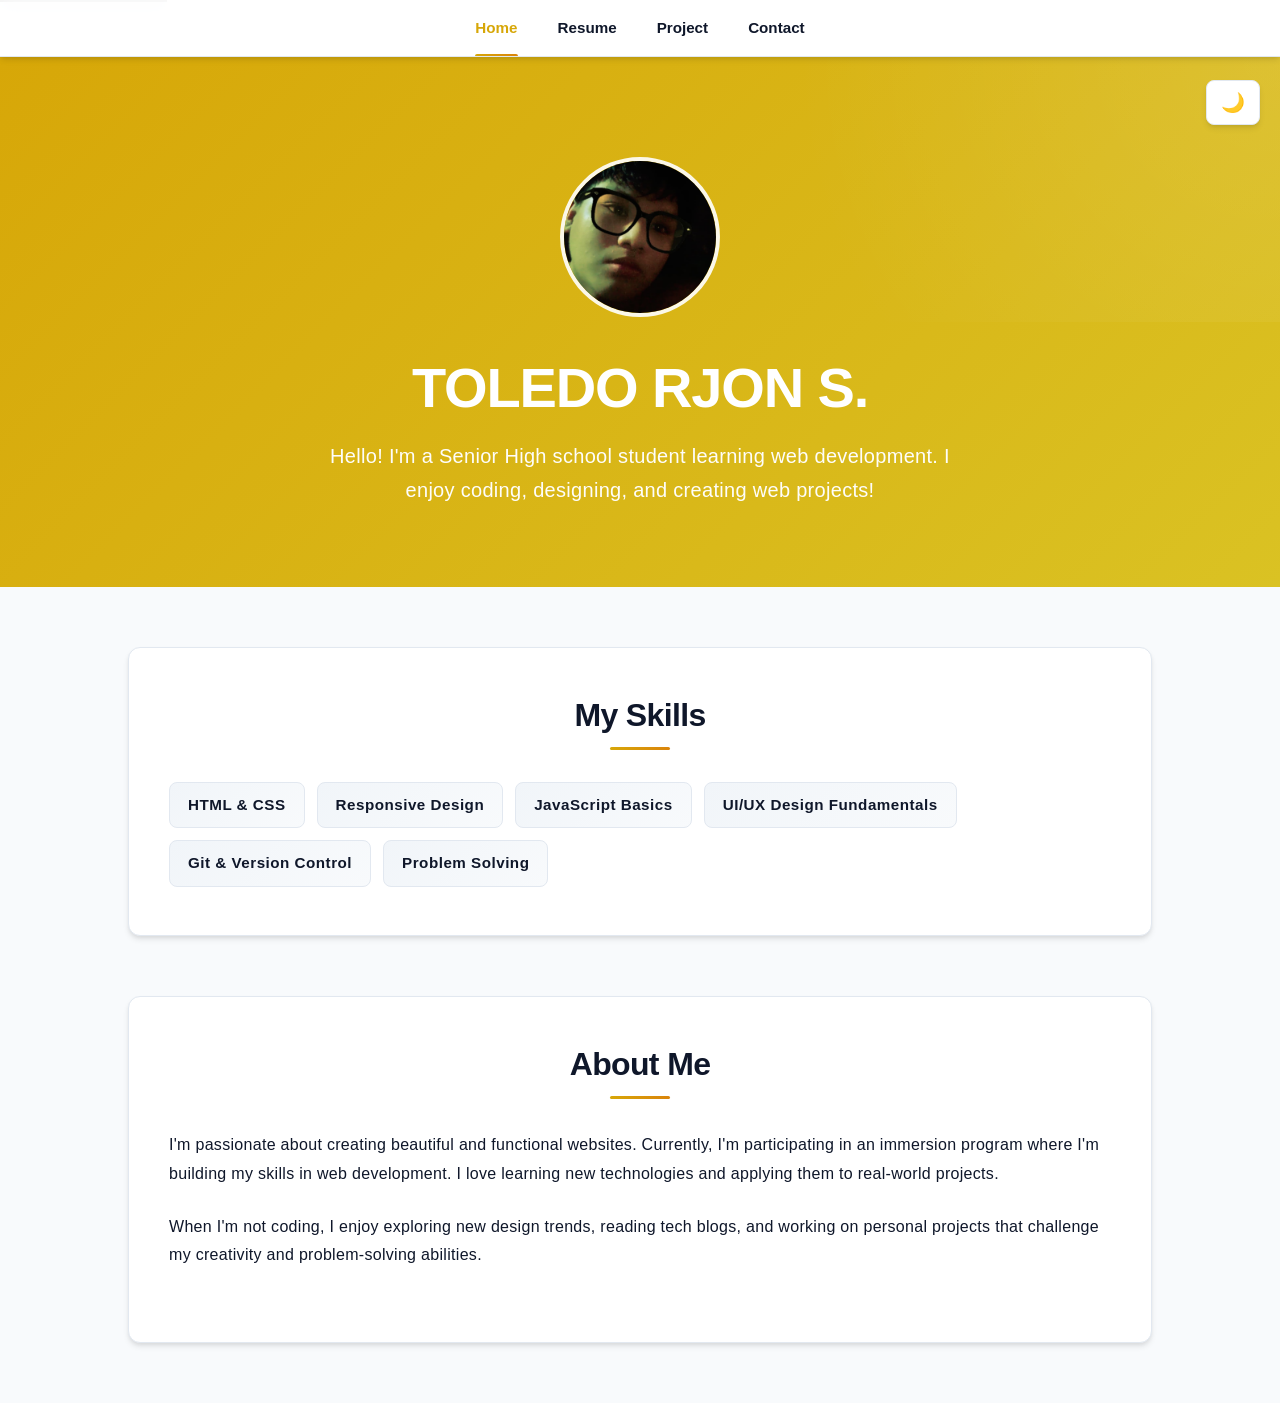
<file: index.html>
<!DOCTYPE html>
<html lang="en">
<head>
    <meta charset="UTF-8">
    <meta name="viewport" content="width=device-width, initial-scale=1.0">
    <meta name="description" content="Personal portfolio of Marianne Louise Medrano - Web Developer">
    <title>Home - My Portfolio</title>
    <link rel="stylesheet" href="style.css">
</head> 
<body>
    <!-- Dark Mode Toggle -->
    <button class="dark-mode-toggle" onclick="toggleDarkMode()" aria-label="Toggle dark mode">🌙</button>
    
    <!-- Navigation -->
    <nav>
        <button class="hamburger" onclick="toggleMenu()" aria-label="Toggle navigation menu">
            <span></span><span></span><span></span>
        </button>
        <div class="nav-links">
            <a href="index.html" class="active" aria-current="page">Home</a>
          <a href="resume.html">Resume</a>
            <a href="project.html">Project</a>
            <a href="contact.html">Contact</a>
        </div>
    </nav>

    <main>
    <!-- Header / Hero Section -->
    <header id="main-content">
        <img src="mobb.jpg" alt="Profile Photo of Victor Magtanggol" />
        <h1>TOLEDO RJON S.</h1>
        <p>Hello! I'm a Senior High school student learning web development. I enjoy coding, designing, and creating web projects!</p>
    </header>
    
    <!-- Skills Section -->
    <section id="skills">
        <h2>My Skills</h2>
        <ul>
            <li>HTML & CSS</li>
            <li>Responsive Design</li>
            <li>JavaScript Basics</li>
            <li>UI/UX Design Fundamentals</li>
            <li>Git & Version Control</li>
            <li>Problem Solving</li>
        </ul>
    </section>
    
    <!-- About Me Section -->
    <section id="about">
        <h2>About Me</h2>
        <p>I'm passionate about creating beautiful and functional websites. Currently, I'm participating in an immersion program where I'm building my skills in web development. I love learning new technologies and applying them to real-world projects.</p>
        <p>When I'm not coding, I enjoy exploring new design trends, reading tech blogs, and working on personal projects that challenge my creativity and problem-solving abilities.</p>
    </section>
    
    </main>

    <!-- JavaScript -->
    <script src="script.js"></script>
</body>
</html>
</file>
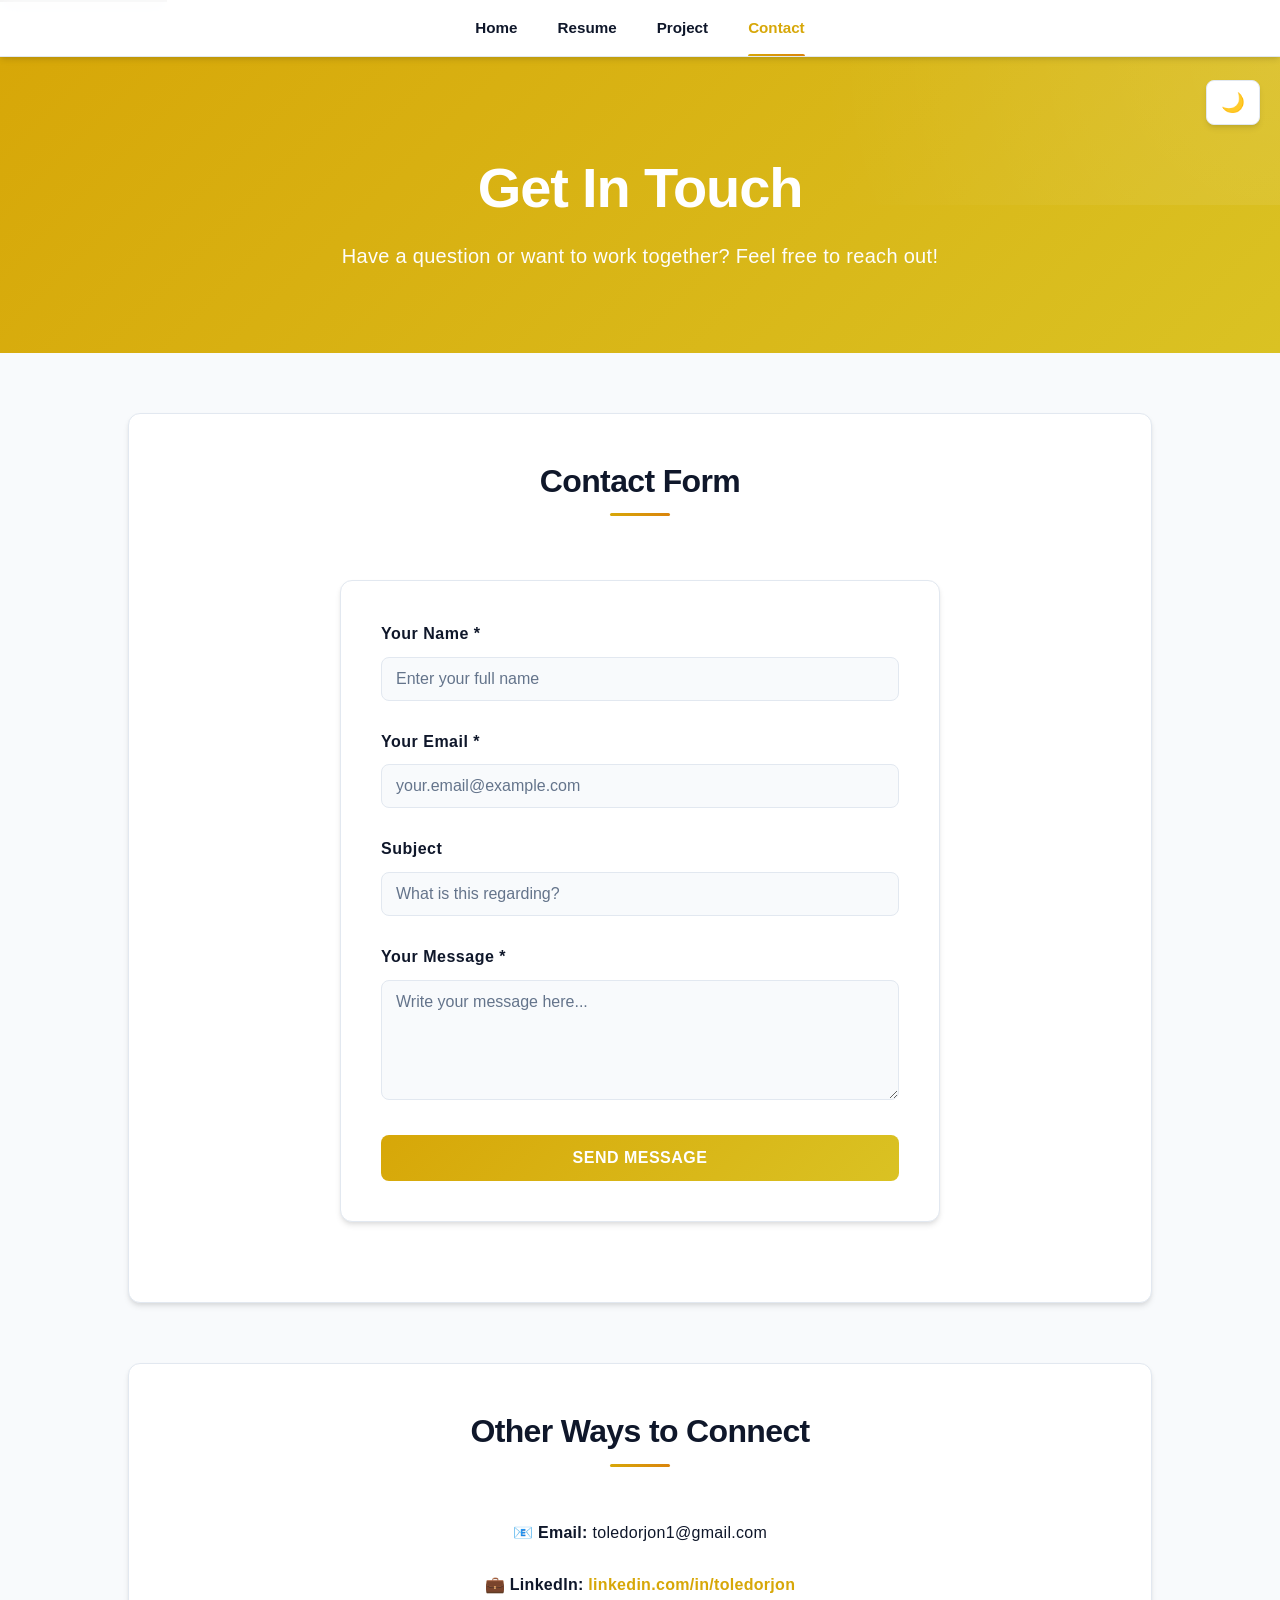
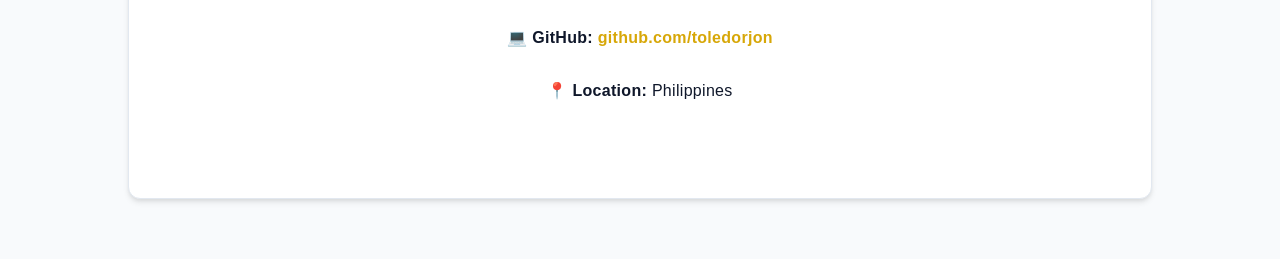
<file: contact.html>
<!DOCTYPE html>
<html lang="en">
<head>
    <meta charset="UTF-8">
    <meta name="viewport" content="width=device-width, initial-scale=1.0">
    <meta name="description" content="Contact Marianne Louise Medrano">
    <title>Contact - My Portfolio</title>
    <link rel="stylesheet" href="style.css">
</head>
<body>
    <!-- Dark Mode Toggle -->
    <button class="dark-mode-toggle" onclick="toggleDarkMode()" aria-label="Toggle dark mode">🌙</button>
    
    <!-- Navigation -->
    <nav>
        <button class="hamburger" onclick="toggleMenu()" aria-label="Toggle navigation menu">
            <span></span><span></span><span></span>
        </button>
        <div class="nav-links">
            <a href="index.html">Home</a>
            <a href="resume.html">Resume</a>
            <a href="project.html">Project</a>
            <a href="contact.html"Contact class="active" aria-current="page">Contact</a>
        </div>
    </nav>

    <main>
    <!-- Contact Header -->
    <header id="main-content">
        <h1>Get In Touch</h1>
        <p>Have a question or want to work together? Feel free to reach out!</p>
    </header>
    
    <!-- Contact Form Section -->
    <section>
        <h2>Contact Form</h2>
        <div class="contact-form">
            <form id="contactForm">
                <div class="form-group">
                    <label for="name">Your Name *</label>
                    <input 
                        type="text" 
                        id="name" 
                        name="name" 
                        placeholder="Enter your full name"
                        required
                    >
                    <span class="error-message"></span>
                </div>
                
                <div class="form-group">
                    <label for="email">Your Email *</label>
                    <input 
                        type="email" 
                        id="email" 
                        name="email" 
                        placeholder="your.email@example.com"
                        required
                    >
                    <span class="error-message"></span>
                </div>
                
                <div class="form-group">
                    <label for="subject">Subject</label>
                    <input 
                        type="text" 
                        id="subject" 
                        name="subject" 
                        placeholder="What is this regarding?"
                    >
                </div>
                
                <div class="form-group">
                    <label for="message">Your Message *</label>
                    <textarea 
                        id="message" 
                        name="message" 
                        placeholder="Write your message here..."
                        required
                    ></textarea>
                    <span class="error-message"></span>
                </div>
                
                <button type="submit" class="submit-btn">Send Message</button>
                
                <div class="success-message"></div>
            </form>
        </div>
    </section>
    
    <!-- Contact Information -->
    <section id="contact-info">
        <h2>Other Ways to Connect</h2>
        <div class="contact-info-grid">
            <p><strong>📧 Email:</strong> toledorjon1@gmail.com</p>
            <p><strong>💼 LinkedIn:</strong> <a href="#">linkedin.com/in/toledorjon</a></p>
            <p><strong>💻 GitHub:</strong> <a href="#">github.com/toledorjon</a></p>
            <p><strong>📍 Location:</strong> Philippines</p>
        </div>
    </section>
    
    </main>

    <!-- JavaScript -->
    <script src="script.js"></script>
</body>
</html>
</file>
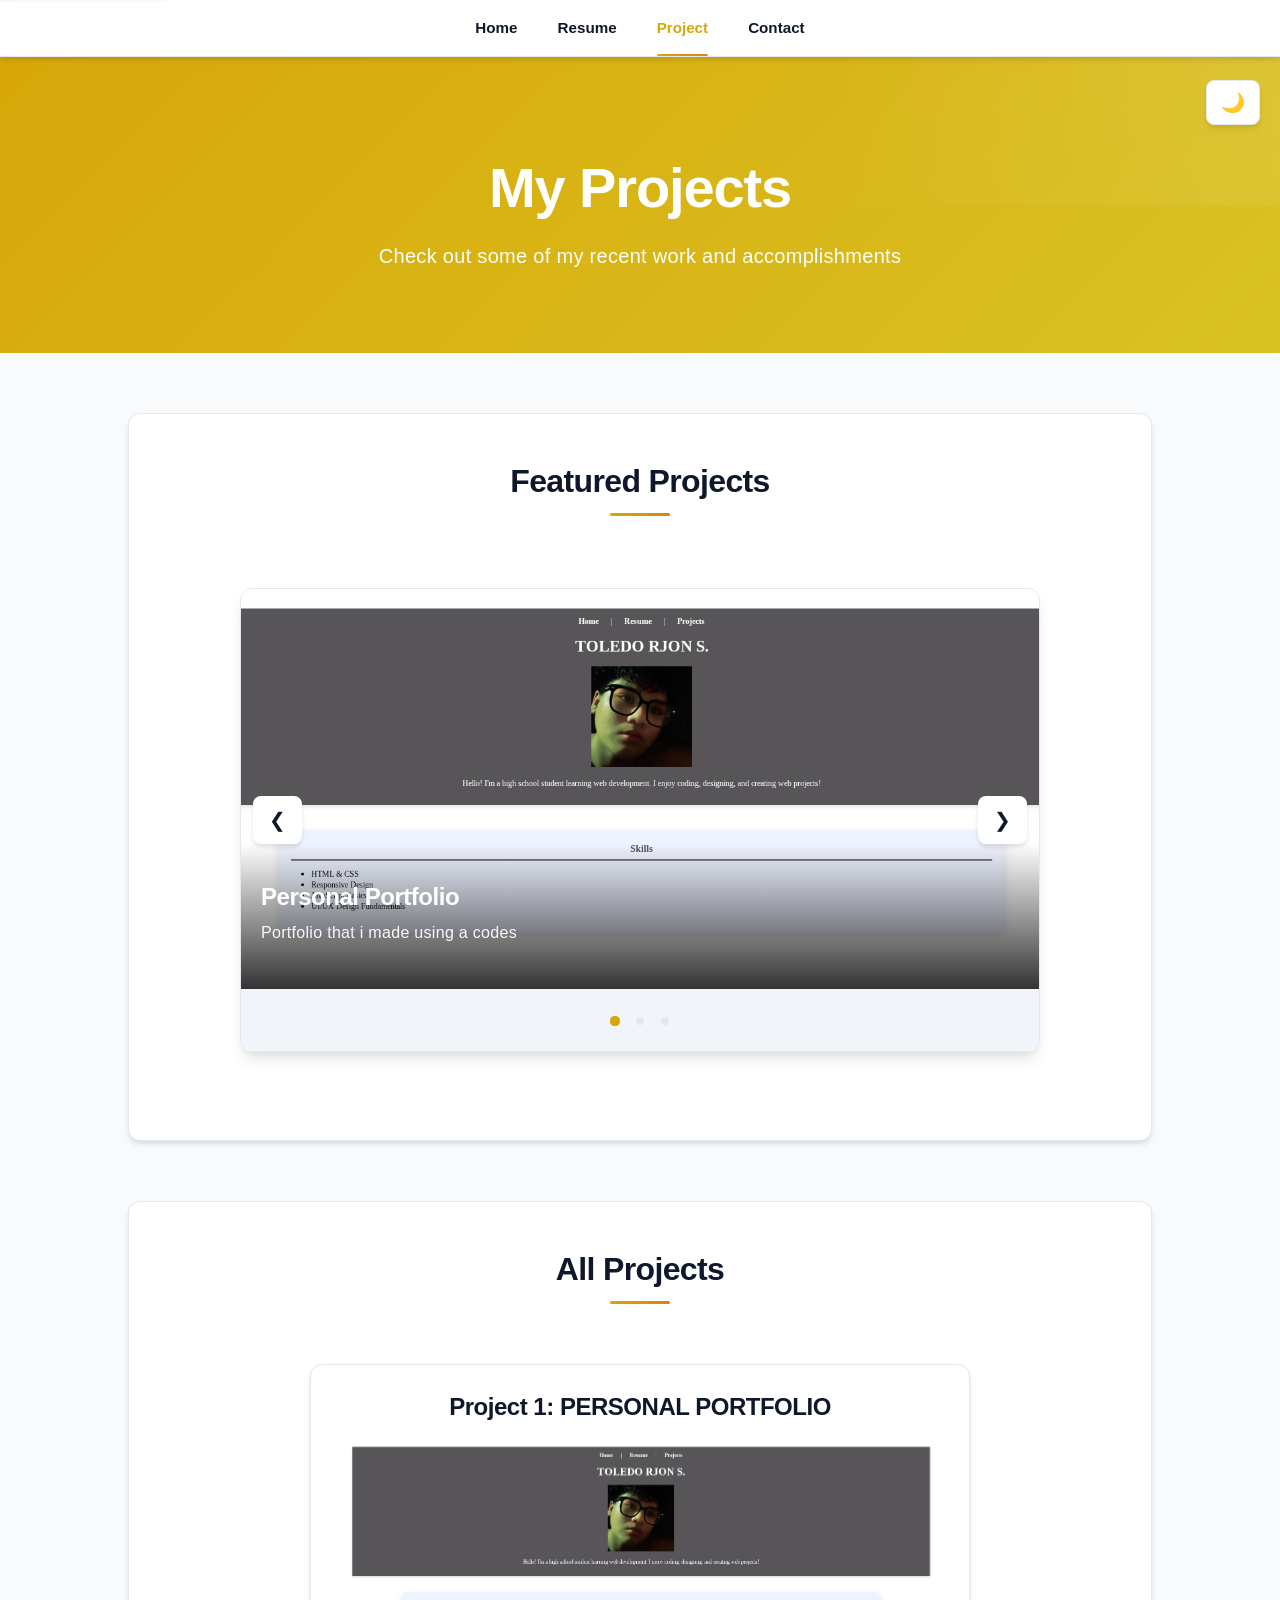
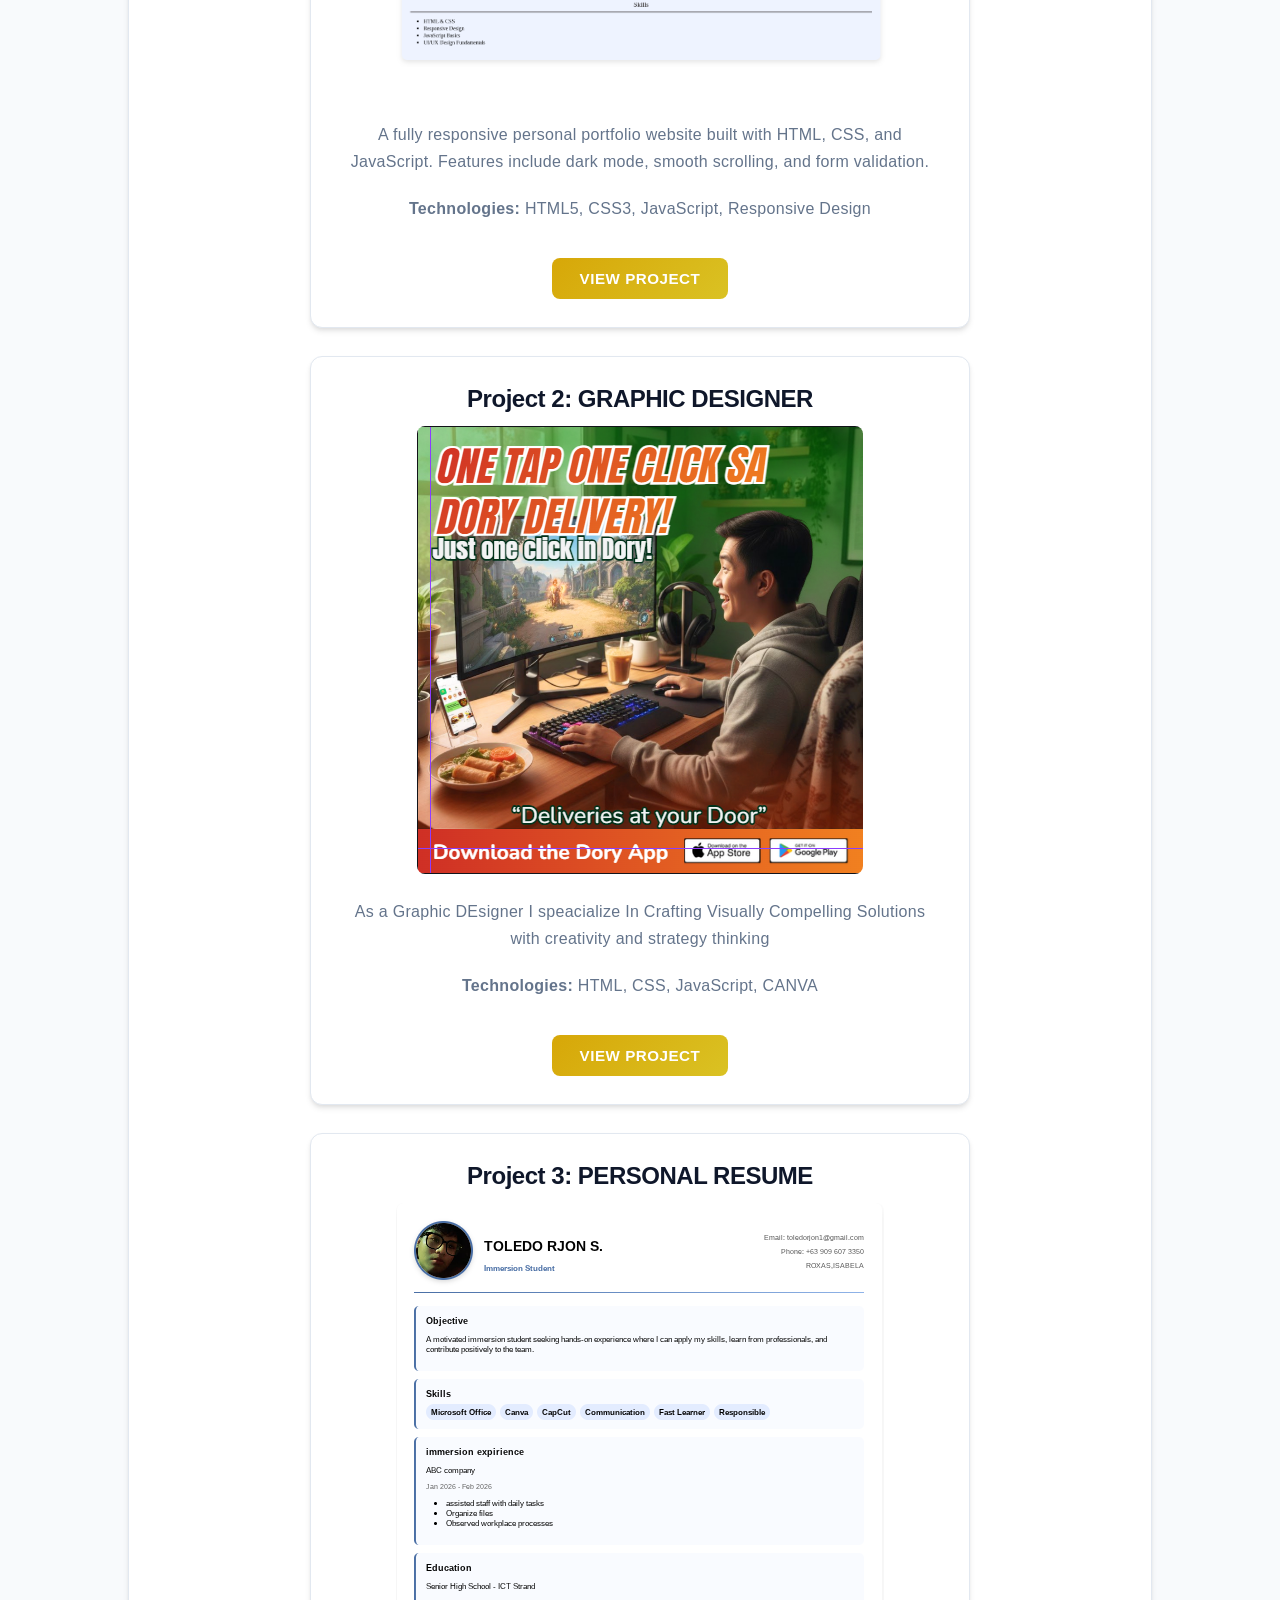
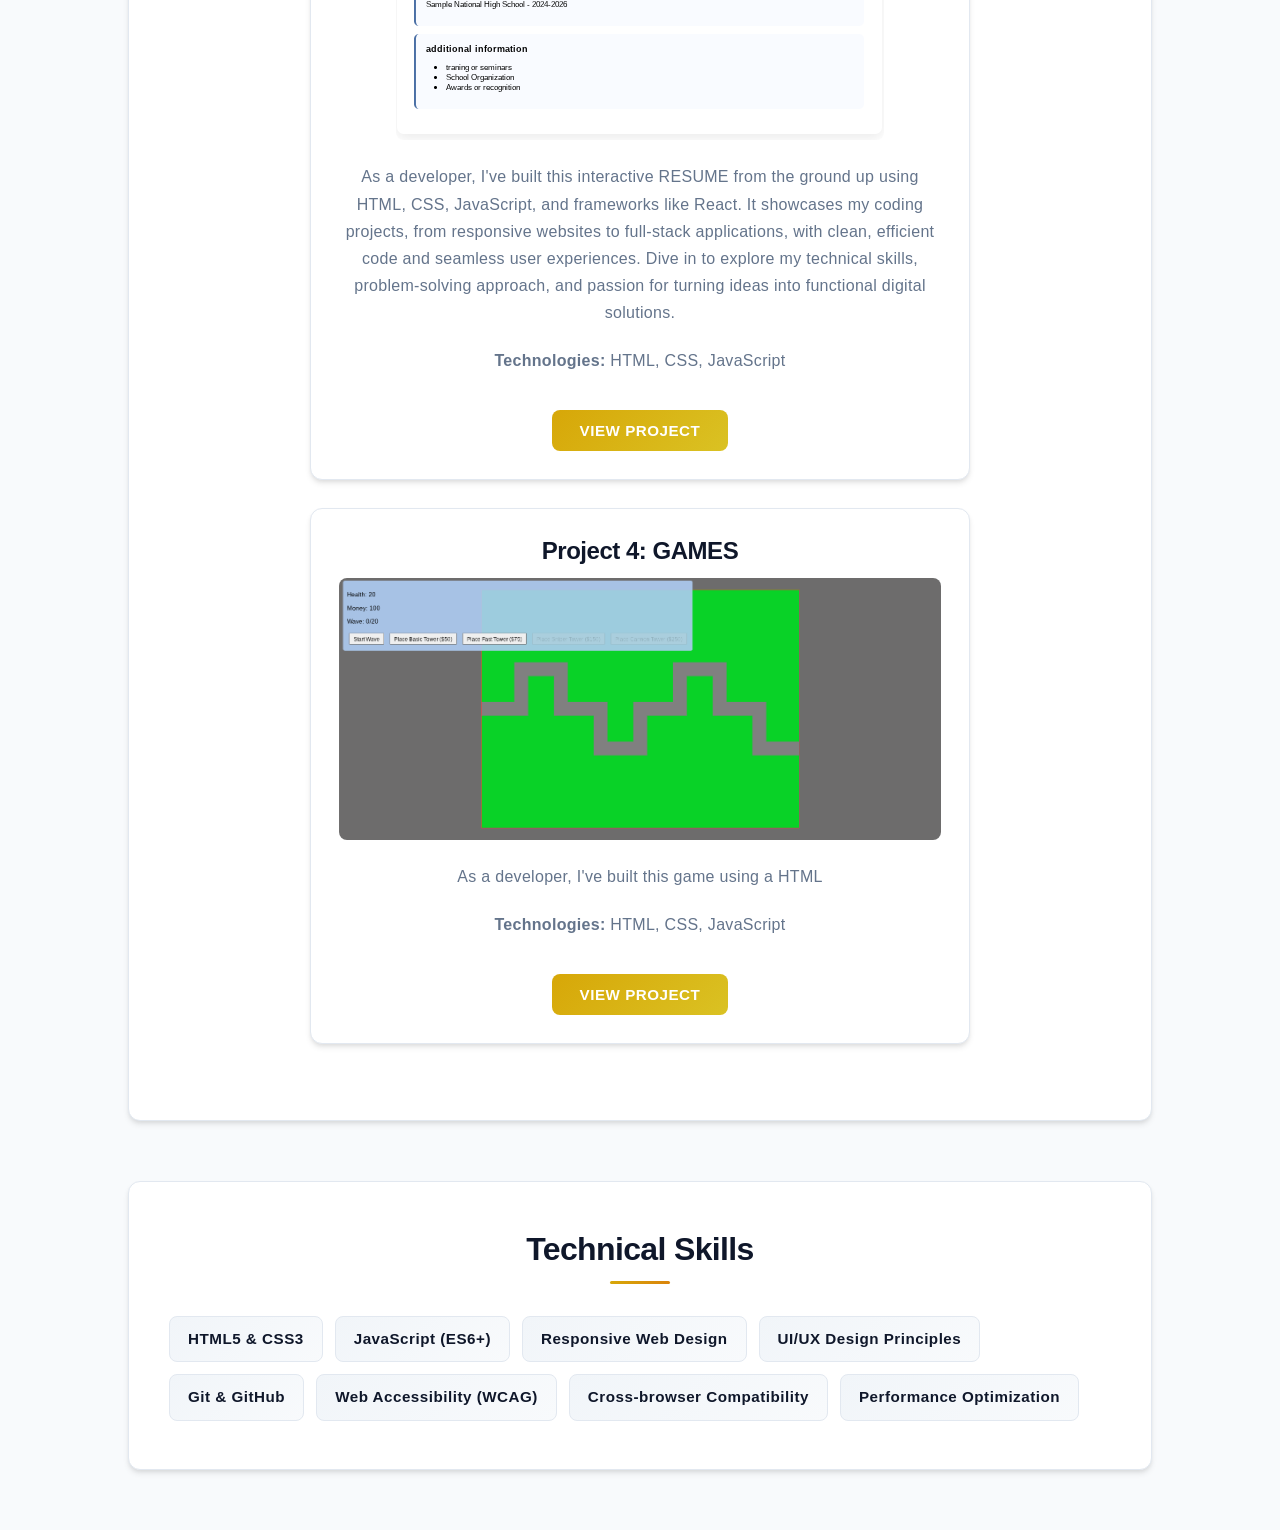
<file: project.html>
<!DOCTYPE html>
<html lang="en">
<head>
    <meta charset="UTF-8">
    <meta name="viewport" content="width=device-width, initial-scale=1.0">
    <meta name="description" content="Projects by Marianne Louise Medrano">
    <title>Projects - My Portfolio</title>
    <link rel="stylesheet" href="style.css">
</head>
<body>
    <!-- Dark Mode Toggle -->
    <button class="dark-mode-toggle" onclick="toggleDarkMode()" aria-label="Toggle dark mode">🌙</button>
    
    <!-- Navigation -->
    <nav>
        <button class="hamburger" onclick="toggleMenu()" aria-label="Toggle navigation menu">
            <span></span><span></span><span></span>
        </button>
        <div class="nav-links">
            <a href="index.html">Home</a>
          <a href="resume.html">Resume</a>
            <a href="project.html"Project class="active" aria-current="page">Project</a>
            <a href="contact.html">Contact</a>
        </div>
    </nav>

    <main>
    <!-- Projects Header -->
    <header id="main-content">
        <h1>My Projects</h1>
        <p>Check out some of my recent work and accomplishments</p>
    </header>
    
    <!-- Image Slider for Featured Projects -->
    <section>
        <h2>Featured Projects</h2>
        <div class="slider">
            <div class="slides">
                <div class="slide">
                    <img src="resum.png" alt="Portfolio">
                    <div class="slide-content">
                        <h3>Personal Portfolio</h3>
                        <p>Portfolio that i made using a codes</p>
                    </div>
                </div>
                <div class="slide">
                    <img src="canva.png" alt="Canva">
                    <div class="slide-content">
                        <h3>Canva</h3>
                        <p>A Graphic Design For Ads And Commercial</p>
                    </div>
                </div>
                <div class="slide">
                    <img src="proj.png" alt="Resume">
                    <div class="slide-content">
                        <h3>Resume</h3>
                        <p>Resume that i made using a codes</p>
                    </div>
                </div>
                <div class="slide">
                    <img src="TD-GAME.png" alt="GAME">
                    <div class="slide-content">
                        <h3>Game</h3>
                        <p>Game that I made Using a Codes</p>
                    </div>
                    </div>
            </div>
            
            <!-- Slider Controls -->
            <button class="slider-btn prev" onclick="prevSlide()" aria-label="Previous slide">❮</button>
            <button class="slider-btn next" onclick="nextSlide()" aria-label="Next slide">❯</button>
            
            <!-- Slider Dots -->
            <div class="slider-dots">
                <span class="dot active" onclick="goToSlide(0)"></span>
                <span class="dot" onclick="goToSlide(1)"></span>
                <span class="dot" onclick="goToSlide(2)"></span>
            </div>
        </div>
    </section>
    
    <!-- All Projects -->
    <section id="projects">
        <h2>All Projects</h2>
        
        <div class="project">
            <h3>Project 1: PERSONAL PORTFOLIO</h3>
            <img src="resum.png" alt="Resume" />
            <p>A fully responsive personal portfolio website built with HTML, CSS, and JavaScript. Features include dark mode, smooth scrolling, and form validation.</p>
            <p><strong>Technologies:</strong> HTML5, CSS3, JavaScript, Responsive Design</p>
             <a href="https://rjonpotpolyo.vercel.app/"><button>VIew Project</button></a>
        </div>
        
        <div class="project">
            <h3>Project 2: GRAPHIC DESIGNER</h3>
            <img src="canva.png" alt="Canva" />
            <p>As a Graphic DEsigner I speacialize In Crafting Visually Compelling Solutions with creativity 
                and strategy thinking 
            </p>
            <p><strong>Technologies:</strong> HTML, CSS, JavaScript, CANVA</p>
           <a href="https://www.canva.com/design/DAG-XXTFjjU/6IppkrmxVTXHdEjMpJrwsQ/edit?fbclid=IwY2xjawP6Iw9leHRuA2FlbQIxMABicmlkETFoMTRDU0N1dlpYNzA0VjJ2c3J0YwZhcHBfaWQQMjIyMDM5MTc4ODIwMDg5MgABHsOx6bZpvdIFL3enZn3PbTLBSW3y9yIkta7uOXC0bj-tA_LolEZG2VWD6JGG_aem_XUwJlqekeH4_TbFbo52uAA"><button>VIew Project</button></a>
        </div>
        
        <div class="project">
            <h3>Project 3: PERSONAL RESUME</h3>
            <img src="proj.png" alt="Portfolio" />
            <p>As a developer, I've built this interactive RESUME from the ground up using HTML, CSS, JavaScript, and frameworks like React. It showcases
                 my coding projects, from responsive websites to full-stack applications, with clean, efficient code and seamless user experiences. Dive in to 
                explore my technical skills, problem-solving approach, and passion for turning ideas into functional digital solutions.</p>
            <p><strong>Technologies:</strong> HTML, CSS, JavaScript</p>
            <a href="https://rjon-resume.vercel.app/"><button>VIew Project</button></a>
        </div>

                <div class="project">
            <h3>Project 4: GAMES</h3>
            <img src="TD-GAME.png" alt="Portfolio" />
            <p>As a developer, I've built this game using a HTML</p>
            <p><strong>Technologies:</strong> HTML, CSS, JavaScript</p>
            <a href="https://td-games-ni-mob.vercel.app/"><button>VIew Project</button></a>
        </div>
    </section>
    
    <!-- Technical Skills -->
    <section id="technical-skills">
        <h2>Technical Skills</h2>
        <ul>
            <li>HTML5 & CSS3</li>
            <li>JavaScript (ES6+)</li>
            <li>Responsive Web Design</li>
            <li>UI/UX Design Principles</li>
            <li>Git & GitHub</li>
            <li>Web Accessibility (WCAG)</li>
            <li>Cross-browser Compatibility</li>
            <li>Performance Optimization</li>
        </ul>
    </section>
    
    </main>

    <!-- JavaScript -->
    <script src="script.js"></script>
</body>
</html>
</file>
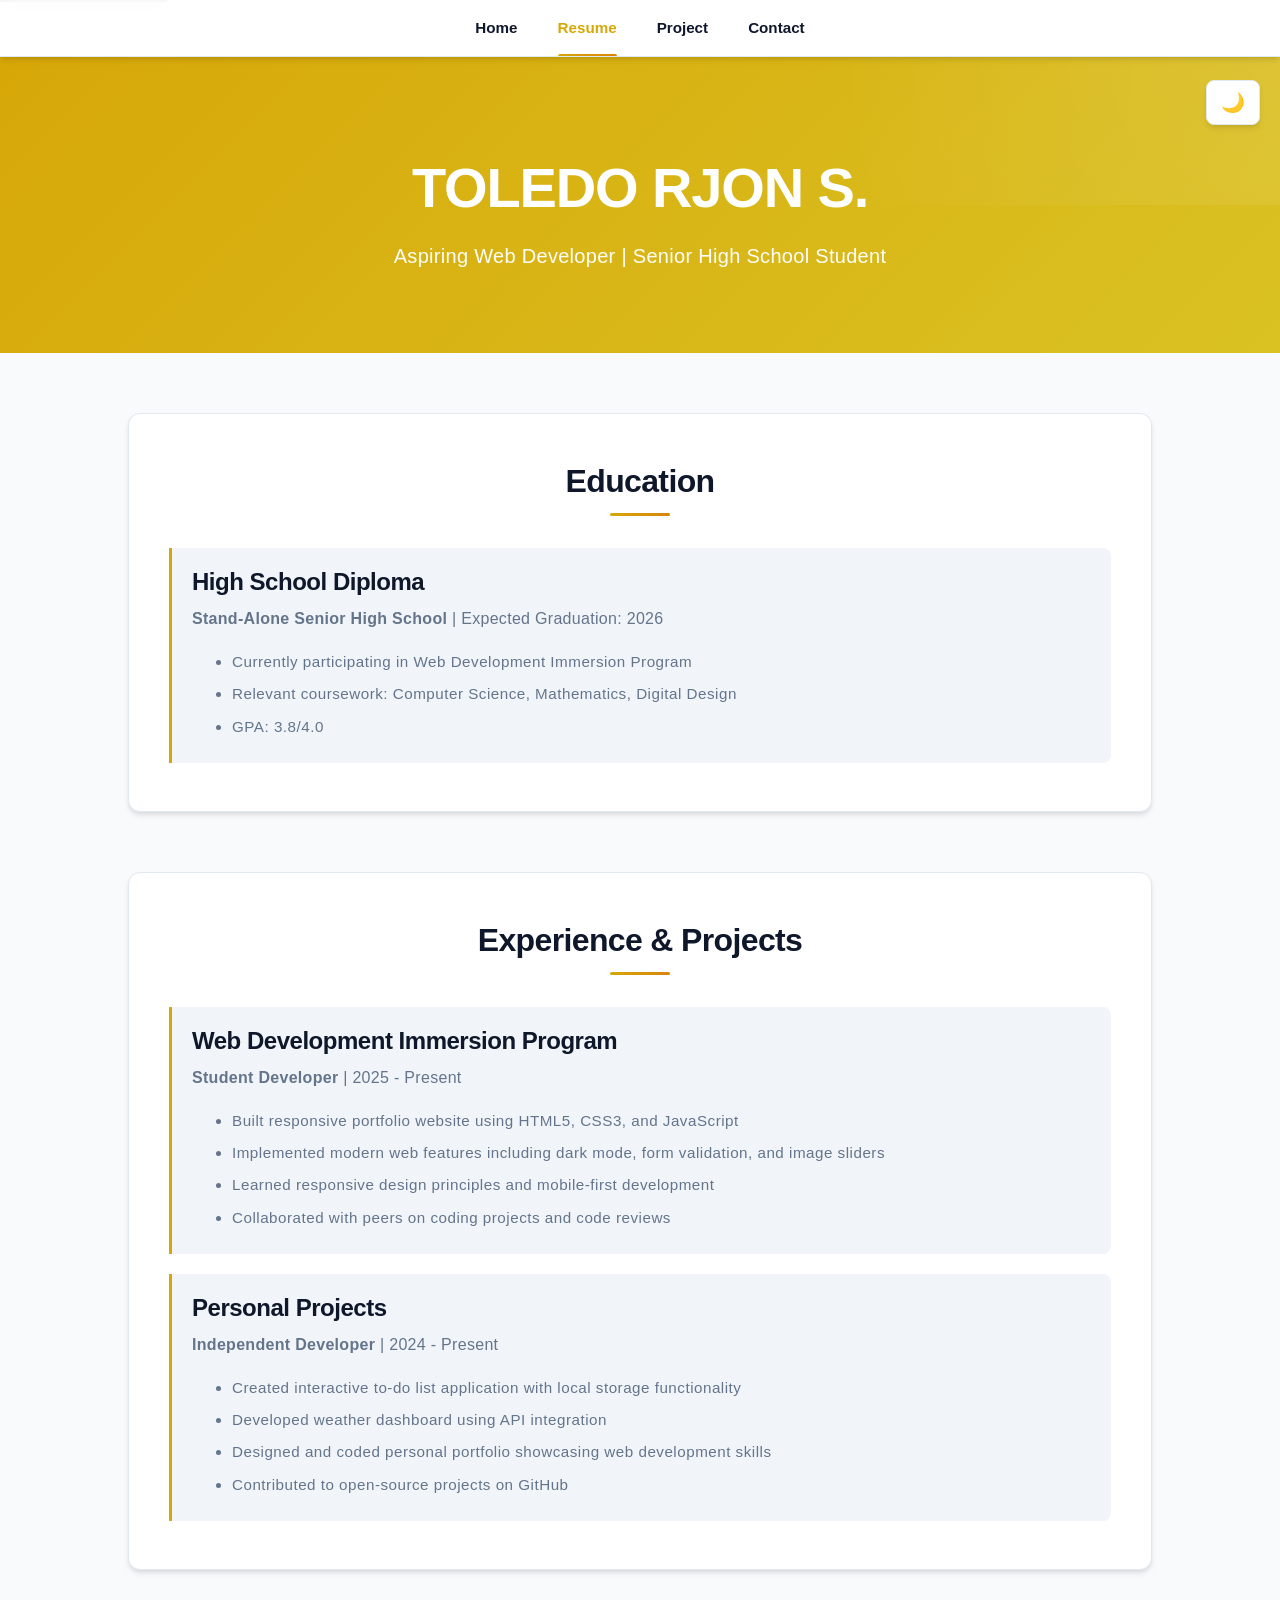
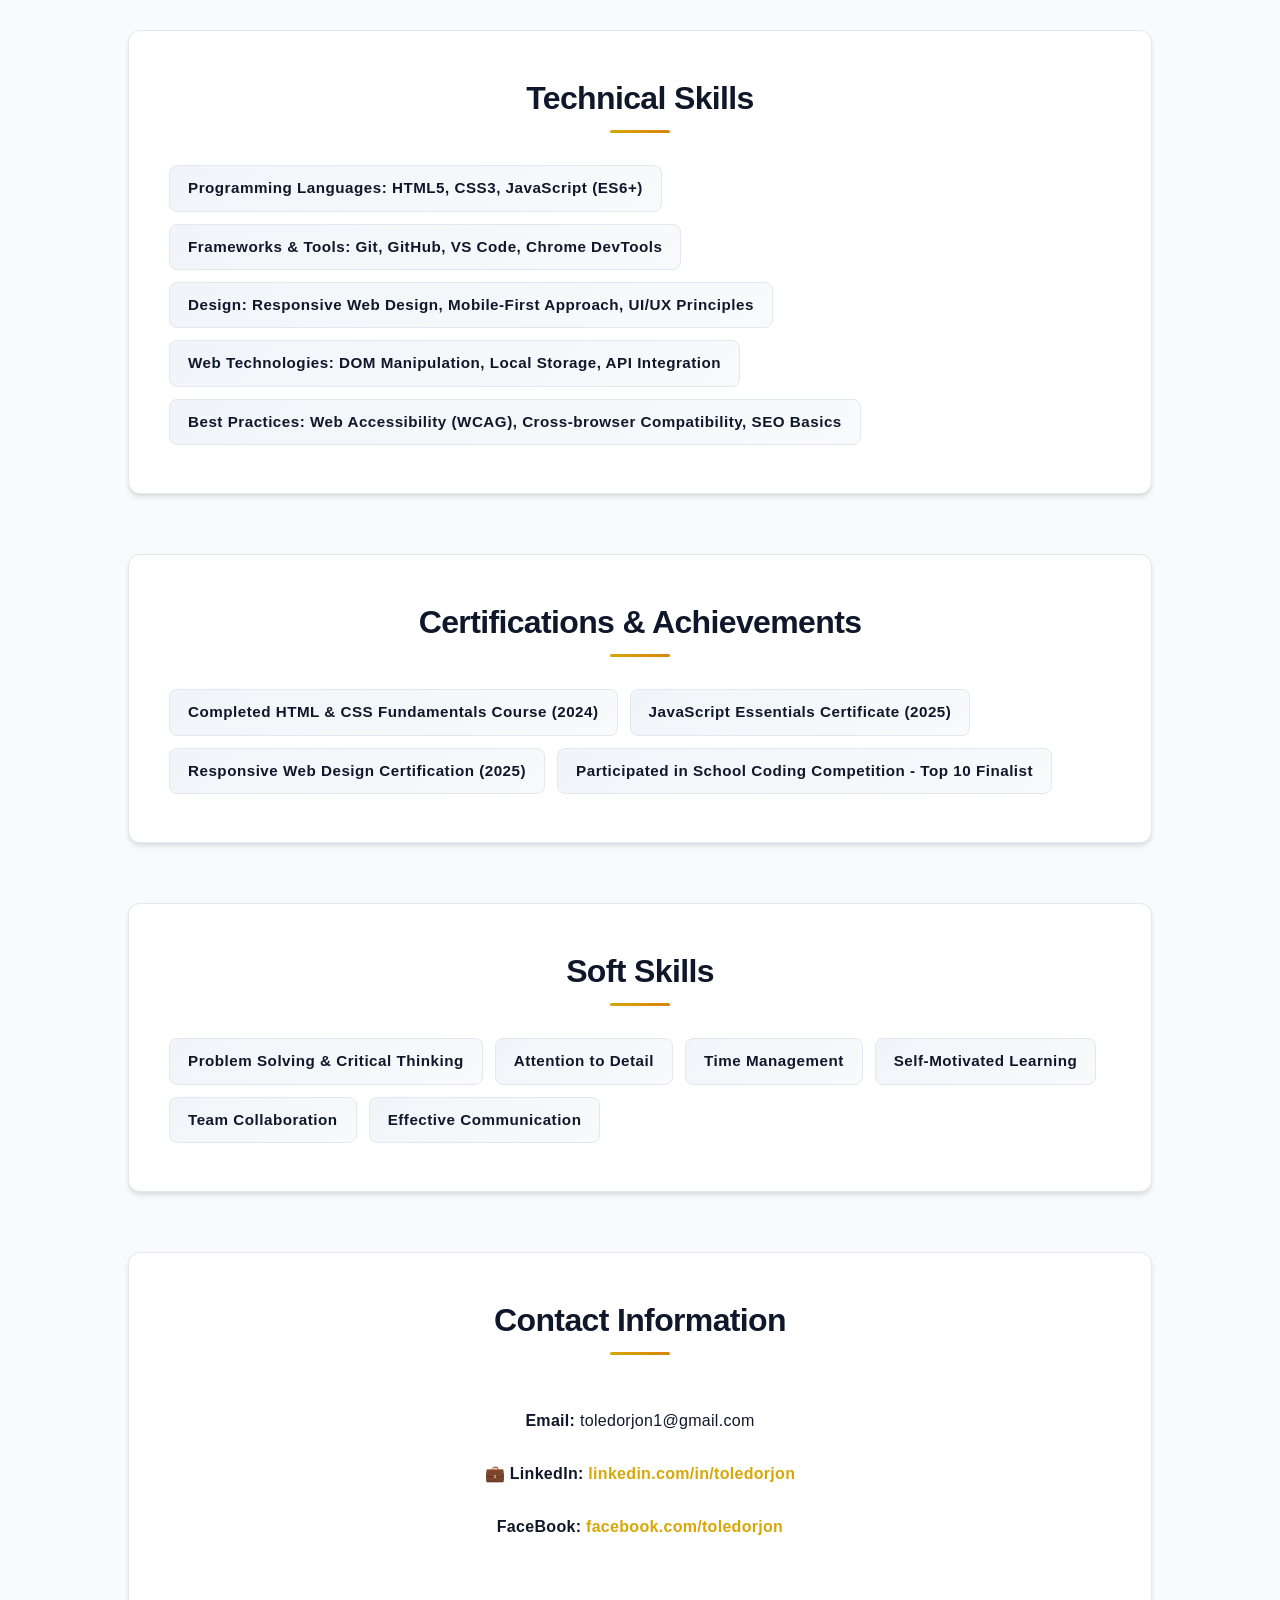
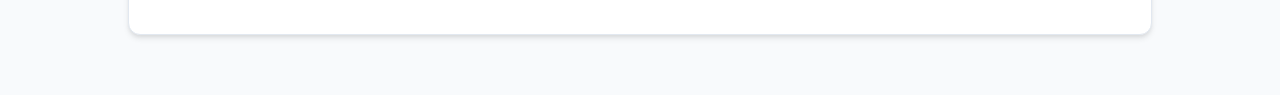
<file: resume.html>
<!DOCTYPE html>
<html lang="en">
<head>
    <meta charset="UTF-8">
    <meta name="viewport" content="width=device-width, initial-scale=1.0">
    <meta name="description" content="Resume of Marianne Louise Medrano">
    <title>Resume - My Portfolio</title>
    <link rel="stylesheet" href="style.css">
</head>
<body>
    <!-- Dark Mode Toggle -->
    <button class="dark-mode-toggle" onclick="toggleDarkMode()" aria-label="Toggle dark mode">🌙</button>
    
    <!-- Navigation -->
    <nav>
        <button class="hamburger" onclick="toggleMenu()" aria-label="Toggle navigation menu">
            <span></span><span></span><span></span>
        </button>
        <div class="nav-links">
            <a href="index.html">Home</a>
         <a href="resume.html"Resume class="active" aria-current="page">Resume</a>
            <a href="project.html">Project</a>
            <a href="contact.html">Contact</a>
        </div>
    </nav>

    <main>
    <!-- Resume Header -->
    <header id="main-content">
        <h1>TOLEDO RJON S.</h1>
        <p>Aspiring Web Developer | Senior High School Student</p>
    </header>
    
    <!-- Education Section -->
    <section id="education">
        <h2>Education</h2>
        <div class="resume-item">
            <h3>High School Diploma</h3>
            <p><strong>Stand-Alone Senior High School</strong> | Expected Graduation: 2026</p>
            <ul class="resume-list">
                <li>Currently participating in Web Development Immersion Program</li>
                <li>Relevant coursework: Computer Science, Mathematics, Digital Design</li>
                <li>GPA: 3.8/4.0</li>
            </ul>
        </div>
    </section>  

    <!-- Experience Section -->
    <section id="experience">
        <h2>Experience & Projects</h2>

        <div class="resume-item">
            <h3>Web Development Immersion Program</h3>
            <p><strong>Student Developer</strong> | 2025 - Present</p>
            <ul class="resume-list">
                <li>Built responsive portfolio website using HTML5, CSS3, and JavaScript</li>
                <li>Implemented modern web features including dark mode, form validation, and image sliders</li>
                <li>Learned responsive design principles and mobile-first development</li>
                <li>Collaborated with peers on coding projects and code reviews</li>
            </ul>
        </div>

        <div class="resume-item">
            <h3>Personal Projects</h3>
            <p><strong>Independent Developer</strong> | 2024 - Present</p>
            <ul class="resume-list">
                <li>Created interactive to-do list application with local storage functionality</li>
                <li>Developed weather dashboard using API integration</li>
                <li>Designed and coded personal portfolio showcasing web development skills</li>
                <li>Contributed to open-source projects on GitHub</li>
            </ul>
        </div>
    </section>
    
    <!-- Skills Section -->
    <section id="skills">
        <h2>Technical Skills</h2>
        <ul>
            <li><strong>Programming Languages:</strong> HTML5, CSS3, JavaScript (ES6+)</li>
            <li><strong>Frameworks & Tools:</strong> Git, GitHub, VS Code, Chrome DevTools</li>
            <li><strong>Design:</strong> Responsive Web Design, Mobile-First Approach, UI/UX Principles</li>
            <li><strong>Web Technologies:</strong> DOM Manipulation, Local Storage, API Integration</li>
            <li><strong>Best Practices:</strong> Web Accessibility (WCAG), Cross-browser Compatibility, SEO Basics</li>
        </ul>
    </section>
    
    <!-- Certifications & Achievements -->
    <section id="achievements">
        <h2>Certifications & Achievements</h2>
        <ul>
            <li>Completed HTML & CSS Fundamentals Course (2024)</li>
            <li>JavaScript Essentials Certificate (2025)</li>
            <li>Responsive Web Design Certification (2025)</li>
            <li>Participated in School Coding Competition - Top 10 Finalist</li>
        </ul>
    </section>
    
    <!-- Soft Skills -->
    <section id="soft-skills">
        <h2>Soft Skills</h2>
        <ul>
            <li>Problem Solving & Critical Thinking</li>
            <li>Attention to Detail</li>
            <li>Time Management</li>
            <li>Self-Motivated Learning</li>
            <li>Team Collaboration</li>
            <li>Effective Communication</li>
        </ul>
    </section>
    
    <!-- Contact Information -->
    <section id="contact">
        <h2>Contact Information</h2>
        <div class="contact-info-grid">
            <p><strong>Email:</strong> toledorjon1@gmail.com</p>
               <p><strong>💼 LinkedIn:</strong> <a href="#">linkedin.com/in/toledorjon</a></p>
            <p><strong>FaceBook:</strong> 
         <a href="https://www.facebook.com/rjon.toledo.5">facebook.com/toledorjon</p></a>
        </div>
    </section>
    
    </main>

    <!-- JavaScript -->
    <script src="script.js"></script>
</body>
</html>
</file>
<file: style.css>
/* ===== BASE STYLES ===== */
* {
  margin: 0;
  padding: 0;
  box-sizing: border-box;
}

:root {
  /* Modern color palette */
  --primary-color: #d7a708;
  --primary-hover: #dac223;
  --accent-color: #da840b;
  --bg-color: #f8fafc;
  --bg-secondary: #f1f5f9;
  --text-color: #0f172a;
  --text-muted: #64748b;
  --card-bg: #ffffff;
  --border-color: #e2e8f0;
  --error-color: #dc2626;
  --success-color: #16a34a;
  --warning-color: #ea580c;

  /* Shadows - subtle and layered */
  --shadow-sm: 0 1px 2px 0 rgba(0, 0, 0, 0.05);
  --shadow-md:
    0 4px 6px -1px rgba(0, 0, 0, 0.1), 0 2px 4px -1px rgba(0, 0, 0, 0.06);
  --shadow-lg:
    0 10px 15px -3px rgba(0, 0, 0, 0.1), 0 4px 6px -2px rgba(0, 0, 0, 0.05);
  --shadow-xl:
    0 20px 25px -5px rgba(0, 0, 0, 0.1), 0 10px 10px -5px rgba(0, 0, 0, 0.04);

  /* Transitions */
  --transition-fast: 150ms cubic-bezier(0.4, 0, 1, 1);
  --transition-base: 200ms cubic-bezier(0.4, 0, 0.2, 1);
  --transition-slow: 300ms cubic-bezier(0.4, 0, 0.2, 1);
}

/* Dark mode variables */
body.dark-mode {
  --bg-color: #0f172a;
  --bg-secondary: #1e293b;
  --text-color: #f1f5f9;
  --text-muted: #94a3b8;
  --card-bg: #1e293b;
  --border-color: #334155;
  --shadow-sm: 0 1px 2px 0 rgba(0, 0, 0, 0.3);
  --shadow-md:
    0 4px 6px -1px rgba(0, 0, 0, 0.3), 0 2px 4px -1px rgba(0, 0, 0, 0.2);
  --shadow-lg:
    0 10px 15px -3px rgba(0, 0, 0, 0.4), 0 4px 6px -2px rgba(0, 0, 0, 0.2);
  --shadow-xl:
    0 20px 25px -5px rgba(0, 0, 0, 0.4), 0 10px 10px -5px rgba(0, 0, 0, 0.2);
}

html {
  scroll-behavior: smooth;
}

body {
  font-family:
    -apple-system, BlinkMacSystemFont, "Segoe UI", "Helvetica Neue", sans-serif;
  background-color: var(--bg-color);
  color: var(--text-color);
  line-height: 1.6;
  transition:
    background-color var(--transition-base),
    color var(--transition-base);
  font-size: 16px;
  -webkit-font-smoothing: antialiased;
  -moz-osx-font-smoothing: grayscale;
  letter-spacing: 0.3px;
}

/* Typography scale */
h1,
h2,
h3,
h4,
h5,
h6 {
  font-family: inherit;
  font-weight: 700;
  line-height: 1.2;
  letter-spacing: -0.02em;
  margin-bottom: 0.5em;
}

h1 {
  font-size: 2.5rem;
}

h2 {
  font-size: 1.875rem;
}

h3 {
  font-size: 1.5rem;
}

h4 {
  font-size: 1.25rem;
}

p {
  margin-bottom: 1em;
  line-height: 1.75;
  font-size: 0.95rem;
}

strong,
b {
  font-weight: 700;
}

em,
i {
  font-style: italic;
}

a {
  color: var(--primary-color);
  transition: color var(--transition-base);
}

a:hover {
  color: var(--primary-hover);
}

/* ===== DARK MODE TOGGLE ===== */
.dark-mode-toggle {
  position: fixed;
  top: 80px;
  right: 20px;
  z-index: 1000;
  background-color: var(--card-bg);
  color: var(--text-color);
  border: 1.5px solid var(--border-color);
  padding: 10px 14px;
  border-radius: 8px;
  cursor: pointer;
  font-size: 1.2rem;
  box-shadow: var(--shadow-md);
  transition: all var(--transition-base);
  display: flex;
  align-items: center;
  justify-content: center;
  font-weight: 600;
}

.dark-mode-toggle:hover {
  background-color: var(--bg-secondary);
  border-color: var(--primary-color);
  box-shadow: var(--shadow-lg);
  transform: translateY(-2px);
}

.dark-mode-toggle:focus-visible {
  outline: 2px solid var(--primary-color);
  outline-offset: 2px;
}

/* ===== NAVIGATION ===== */
nav {
  padding: 0 20px;
  display: flex;
  align-items: center;
  justify-content: center;
  box-shadow: var(--shadow-md);
  position: sticky;
  top: 0;
  z-index: 100;
  border-bottom: 1px solid var(--border-color);
  backdrop-filter: blur(10px);
  background-color: rgba(255, 255, 255, 0.95);
  min-height: 56px;
}

body.dark-mode nav {
  background-color: rgba(30, 41, 59, 0.95);
}

.nav-links {
  display: flex;
  align-items: center;
  gap: 8px;
}

nav a {
  text-decoration: none;
  color: var(--text-color);
  font-weight: 600;
  font-size: 0.95rem;
  transition: all var(--transition-base);
  position: relative;
  letter-spacing: 0;
  padding: 16px 16px;
  display: inline-block;
}

nav a::after {
  content: "";
  position: absolute;
  bottom: 0;
  left: 16px;
  right: 16px;
  height: 2.5px;
  background: linear-gradient(90deg, var(--primary-color), var(--accent-color));
  transform: scaleX(0);
  transition: transform var(--transition-base);
  transform-origin: center;
  border-radius: 2px 2px 0 0;
}

nav a:hover {
  color: var(--primary-color);
}

nav a:hover::after,
nav a:focus-visible::after {
  transform: scaleX(1);
}

nav a.active {
  color: var(--primary-color);
}

nav a.active::after {
  transform: scaleX(1);
}

nav a:focus-visible {
  outline: 2px solid var(--primary-color);
  outline-offset: -2px;
  border-radius: 4px;
}

/* Hamburger menu button */
.hamburger {
  display: none;
  flex-direction: column;
  justify-content: center;
  gap: 5px;
  background: none;
  border: none;
  cursor: pointer;
  padding: 8px;
  z-index: 101;
}

.hamburger span {
  display: block;
  width: 24px;
  height: 2.5px;
  background-color: var(--text-color);
  border-radius: 2px;
  transition: all var(--transition-base);
}

.hamburger.open span:nth-child(1) {
  transform: rotate(45deg) translate(5px, 5px);
}

.hamburger.open span:nth-child(2) {
  opacity: 0;
}

.hamburger.open span:nth-child(3) {
  transform: rotate(-45deg) translate(5px, -5px);
}

/* ===== HEADER / HOME PAGE ===== */
header {
  text-align: center;
  padding: 100px 20px 80px;
  background: linear-gradient(135deg, var(--primary-color) 0%, var(--primary-hover) 100%);
  color: #fff;
  position: relative;
  overflow: hidden;
}

header::before {
  content: "";
  position: absolute;
  top: -50%;
  right: -50%;
  width: 100%;
  height: 100%;
  background: radial-gradient(
    circle,
    rgba(255, 255, 255, 0.1) 0%,
    transparent 70%
  );
  pointer-events: none;
}

header h1 {
  font-size: 3.5rem;
  margin-bottom: 20px;
  text-shadow: none;
  font-weight: 800;
  letter-spacing: -0.02em;
  position: relative;
  z-index: 1;
  line-height: 1.1;
}

header img {
  width: 160px;
  height: 160px;
  border-radius: 50%;
  border: 4px solid rgba(255, 255, 255, 0.9);
  margin-bottom: 32px;
  object-fit: cover;
  transition:
    transform var(--transition-base),
    box-shadow var(--transition-base);
  position: relative;
  z-index: 1;
}

header img:hover {
  transform: translateY(-4px);
  box-shadow: 0 12px 24px rgba(0, 0, 0, 0.2);
}

header p {
  font-size: 1.25rem;
  max-width: 650px;
  margin: 0 auto;
  line-height: 1.7;
  font-weight: 400;
  opacity: 0.98;
  position: relative;
  z-index: 1;
}

/* ===== SECTIONS ===== */
section {
  margin: 60px auto;
  padding: 48px 40px;
  width: 80%;
  background-color: var(--card-bg);
  border-radius: 12px;
  border: 1px solid var(--border-color);
  box-shadow: var(--shadow-md);
  transition: all var(--transition-base);
}

section:hover {
  box-shadow: var(--shadow-lg);
}

section h2 {
  position: relative;
  display: inline-block;
  font-size: 2rem;
  font-weight: 800;
  color: var(--text-color);
  text-align: center;
  width: 100%;
  margin-bottom: 32px;
  padding-bottom: 16px;
  letter-spacing: -0.02em;
}

section h2::after {
  content: "";
  position: absolute;
  bottom: 0;
  left: 50%;
  transform: translateX(-50%);
  width: 60px;
  height: 3px;
  background: linear-gradient(90deg, var(--primary-color), var(--accent-color));
  border-radius: 2px;
}

section p {
  color: #d7a708(--text-muted);
  line-height: 1.8;
  font-size: 1rem;
  margin-bottom: 1.5em;
}

/* ===== SKILLS LIST ===== */
ul {
  list-style: none;
  padding: 0;
  display: flex;
  flex-wrap: wrap;
  gap: 12px;
  margin-bottom: 0;
}

ul li {
  padding: 10px 18px;
  background: linear-gradient(
    135deg,
    var(--bg-secondary) 0%,
    var(--bg-color) 100%
  );
  border: 1.5px solid var(--border-color);
  border-radius: 8px;
  transition: all var(--transition-base);
  font-weight: 600;
  font-size: 0.95rem;
  white-space: nowrap;
  letter-spacing: 0.5px;
  position: relative;
}

ul li::before {
  content: "";
  position: absolute;
  inset: 0;
  background: linear-gradient(
    135deg,
    var(--primary-color),
    var(--accent-color)
  );
  opacity: 0;
  border-radius: 8px;
  transition: opacity var(--transition-base);
  z-index: -1;
}

ul li:hover {
  background: linear-gradient(
    135deg,
    var(--primary-color),
    var(--primary-hover)
  );
  color: white;
  border-color: transparent;
  transform: translateY(-3px);
  box-shadow: var(--shadow-lg);
}

/* ===== PROJECTS ===== */
.project {
  position: relative;
  border-radius: 12px;
  background-color: var(--card-bg);
  box-shadow: var(--shadow-md);
  border: 1px solid var(--border-color);
  padding: 28px;
  margin: 28px auto;
  width: 70%;
  text-align: center;
  transition: all var(--transition-base);
  overflow: hidden;
}

.project::before {
  content: "";
  position: absolute;
  top: 0;
  left: 0;
  right: 0;
  height: 3px;
  background: linear-gradient(90deg, var(--primary-color), var(--accent-color));
  transform: scaleX(0);
  transition: transform var(--transition-slow);
  transform-origin: left;
}

.project:hover {
  border-color: var(--primary-color);
  box-shadow: var(--shadow-lg);
}

.project:hover::before {
  transform: scaleX(1);
}

.project img {
  border-radius: 8px;
  margin-bottom: 16px;
  max-width: 100%;
  height: auto;
  transition: transform var(--transition-base);
}

.project:hover img {
  transform: scale(1.02);
}

.project h3 {
  font-size: 1.5rem;
  font-weight: 800;
  color: var(--text-color);
  margin-bottom: 12px;
  letter-spacing: -0.02em;
}

.project p {
  color: var(--text-muted);
  font-size: 1rem;
  margin-bottom: 20px;
  line-height: 1.7;
}

.project button {
  margin-top: 16px;
  padding: 12px 28px;
  border: none;
  background: linear-gradient(
    135deg,
    var(--primary-color),
    var(--primary-hover)
  );
  color: #fff;
  font-weight: 700;
  border-radius: 8px;
  cursor: pointer;
  transition: all var(--transition-base);
  font-size: 0.95rem;
  letter-spacing: 0.5px;
  text-transform: uppercase;
}

.project button:hover {
  transform: translateY(-2px);
  box-shadow: var(--shadow-lg);
}

.project button:active {
  transform: translateY(0) scale(0.98);
}

.project button:focus-visible {
  outline: 2px solid var(--primary-color);
  outline-offset: 2px;
}

/* ===== IMAGE SLIDER ===== */
.slider {
  position: relative;
  max-width: 800px;
  margin: 40px auto;
  overflow: hidden;
  border-radius: 12px;
  box-shadow: var(--shadow-lg);
  border: 1px solid var(--border-color);
}

.slides {
  display: flex;
  transition: transform var(--transition-slow);
}

.slide {
  min-width: 100%;
  position: relative;
}

.slide img {
  width: 100%;
  height: 400px;
  object-fit: cover;
  display: block;
}

.slide-content {
  position: absolute;
  bottom: 0;
  left: 0;
  right: 0;
  background: linear-gradient(to top, rgba(0, 0, 0, 0.8), transparent);
  color: white;
  padding: 40px 20px 20px;
}

.slide-content h3 {
  font-size: 1.5rem;
  font-weight: 800;
  margin-bottom: 8px;
  letter-spacing: -0.02em;
}

.slide-content p {
  font-size: 1rem;
  opacity: 0.95;
  line-height: 1.6;
}

.slider-btn {
  position: absolute;
  top: 50%;
  transform: translateY(-50%);
  background-color: var(--card-bg);
  border: none;
  padding: 12px 16px;
  cursor: pointer;
  font-size: 1.25rem;
  transition: all var(--transition-base);
  z-index: 10;
  border-radius: 8px;
  color: var(--text-color);
  box-shadow: var(--shadow-md);
}

.slider-btn:hover {
  background-color: var(--primary-color);
  color: white;
  box-shadow: var(--shadow-lg);
}

.slider-btn:active {
  transform: translateY(-50%) scale(0.95);
}

.slider-btn:focus-visible {
  outline: 2px solid var(--primary-color);
  outline-offset: 2px;
}

.prev {
  left: 12px;
}

.next {
  right: 12px;
}

.slider-dots {
  text-align: center;
  padding: 18px;
  background-color: var(--bg-secondary);
}

.dot {
  height: 8px;
  width: 8px;
  margin: 0 6px;
  background-color: var(--border-color);
  border-radius: 50%;
  display: inline-block;
  cursor: pointer;
  transition: all var(--transition-base);
  border: 1px solid transparent;
}

.dot:hover {
  background-color: var(--text-muted);
  transform: scale(1.2);
}

.dot.active {
  background-color: var(--primary-color);
  transform: scale(1.3);
}

/* ===== CONTACT FORM ===== */
.contact-form {
  max-width: 600px;
  margin: 32px auto;
  padding: 40px;
  background-color: var(--card-bg);
  border-radius: 12px;
  border: 1px solid var(--border-color);
  box-shadow: var(--shadow-md);
}

.form-group {
  margin-bottom: 28px;
}

.form-group label {
  display: block;
  margin-bottom: 10px;
  font-weight: 700;
  color: var(--text-color);
  font-size: 1rem;
  letter-spacing: 0.5px;
}

.form-group input,
.form-group textarea {
  width: 100%;
  padding: 12px 14px;
  border: 1.5px solid var(--border-color);
  border-radius: 8px;
  font-size: 1rem;
  transition: all var(--transition-base);
  background-color: var(--bg-color);
  color: var(--text-color);
  font-family: inherit;
  font-weight: 500;
}

.form-group input::placeholder,
.form-group textarea::placeholder {
  color: var(--text-muted);
  font-weight: 400;
}

.form-group input:focus,
.form-group textarea:focus {
  outline: none;
  border-color: var(--primary-color);
  background-color: var(--card-bg);
  box-shadow: 0 0 0 4px rgba(15, 118, 110, 0.1);
}

.form-group textarea {
  min-height: 120px;
  resize: vertical;
}

.error-message {
  color: var(--error-color);
  font-size: 0.85rem;
  margin-top: 8px;
  display: none;
  font-weight: 600;
  letter-spacing: 0.3px;
}

.form-group.error input,
.form-group.error textarea {
  border-color: var(--error-color);
  background-color: rgba(220, 38, 38, 0.05);
}

.form-group.error .error-message {
  display: block;
}

.submit-btn {
  width: 100%;
  padding: 14px 16px;
  background: linear-gradient(
    135deg,
    var(--primary-color),
    var(--primary-hover)
  );
  color: white;
  border: none;
  border-radius: 8px;
  font-size: 1rem;
  font-weight: 700;
  cursor: pointer;
  transition: all var(--transition-base);
  font-family: inherit;
  letter-spacing: 0.5px;
  text-transform: uppercase;
}

.submit-btn:hover {
  transform: translateY(-2px);
  box-shadow: var(--shadow-lg);
}

.submit-btn:active {
  transform: translateY(0) scale(0.98);
}

.submit-btn:focus-visible {
  outline: 2px solid var(--primary-color);
  outline-offset: 2px;
}

.submit-btn:disabled {
  background: linear-gradient(135deg, var(--border-color), var(--bg-secondary));
  cursor: not-allowed;
  opacity: 0.6;
}

.success-message {
  background-color: #ecfdf5;
  border: 1.5px solid #d1fae5;
  border-left: 4px solid var(--success-color);
  color: #065f46;
  padding: 16px;
  border-radius: 8px;
  text-align: center;
  margin-top: 20px;
  display: none;
  font-weight: 600;
  letter-spacing: 0.3px;
}

body.dark-mode .success-message {
  background-color: rgba(22, 163, 74, 0.1);
  border-color: rgba(34, 197, 94, 0.3);
  border-left-color: var(--success-color);
  color: #86efac;
}

/* ===== RESUME STYLES ===== */
.resume-item {
  padding: 20px;
  margin-bottom: 20px;
  border-left: 3px solid var(--primary-color);
  background-color: var(--bg-secondary);
  border-radius: 0 8px 8px 0;
  transition: all var(--transition-base);
}

.resume-item:last-child {
  margin-bottom: 0;
}

.resume-item:hover {
  border-left-color: var(--accent-color);
  box-shadow: var(--shadow-sm);
}

.resume-item h3 {
  color: var(--text-color);
  margin-bottom: 8px;
}

.resume-item p {
  color: var(--text-muted);
  margin-bottom: 12px;
}

.resume-list {
  list-style: disc;
  padding-left: 40px;
  display: block;
}

.resume-list li {
  padding: 4px 0;
  background: none;
  border: none;
  border-radius: 0;
  font-weight: 500;
  font-size: 0.95rem;
  white-space: normal;
  color: var(--text-muted);
}

.resume-list li::before {
  display: none;
}

.resume-list li:hover {
  background: none;
  color: var(--text-color);
  border-color: transparent;
  transform: none;
  box-shadow: none;
}

/* ===== CONTACT INFO ===== */
.contact-info-grid {
  text-align: center;
  padding: 20px;
  line-height: 2;
}

.contact-info-grid a {
  color: var(--primary-color);
  text-decoration: none;
  font-weight: 600;
}

.contact-info-grid a:hover {
  color: var(--primary-hover);
  text-decoration: underline;
}

/* ===== FOOTER ===== */
footer {
  background-color: var(--card-bg);
  border-top: 1px solid var(--border-color);
  padding: 40px 20px;
  text-align: center;
  margin-top: 60px;
  transition:
    background-color var(--transition-base),
    border-color var(--transition-base);
}

footer p {
  color: var(--text-muted);
  font-size: 0.9rem;
  margin-bottom: 16px;
}

.footer-links {
  display: flex;
  justify-content: center;
  gap: 24px;
  flex-wrap: wrap;
}

.footer-links a {
  color: var(--text-muted);
  text-decoration: none;
  font-size: 0.9rem;
  font-weight: 600;
  transition: color var(--transition-base);
}

.footer-links a:hover {
  color: var(--primary-color);
}

/* ===== RESPONSIVE DESIGN ===== */

/* Tablets (768px and below) */
@media screen and (max-width: 768px) {
  header {
    padding: 70px 20px 60px;
  }

  header h1 {
    font-size: 2.2rem;
    margin-bottom: 16px;
    font-weight: 800;
  }

  header img {
    width: 120px;
    height: 120px;
    margin-bottom: 24px;
  }

  header p {
    font-size: 1.1rem;
    line-height: 1.7;
  }

  /* Hamburger visible on mobile */
  .hamburger {
    display: flex;
  }

  nav {
    padding: 0 16px;
    justify-content: space-between;
  }

  .nav-links {
    display: none;
    position: absolute;
    top: 100%;
    left: 0;
    right: 0;
    flex-direction: column;
    background-color: var(--card-bg);
    border-bottom: 1px solid var(--border-color);
    box-shadow: var(--shadow-lg);
    gap: 0;
    padding: 8px 0;
  }

  body.dark-mode .nav-links {
    background-color: var(--card-bg);
  }

  .nav-links.open {
    display: flex;
  }

  nav a {
    padding: 14px 24px;
    width: 100%;
    text-align: left;
    font-size: 1rem;
  }

  nav a::after {
    display: none;
  }

  nav a.active {
    background-color: var(--bg-secondary);
    border-left: 3px solid var(--primary-color);
  }

  nav a:hover {
    background-color: var(--bg-secondary);
  }

  section {
    width: 90%;
    padding: 32px;
    margin: 48px auto;
  }

  section h2 {
    font-size: 1.75rem;
    margin-bottom: 24px;
    font-weight: 800;
  }

  section p {
    font-size: 0.95rem;
    line-height: 1.7;
  }

  .project {
    width: 85%;
    padding: 24px;
    margin: 24px auto;
  }

  .project h3 {
    font-size: 1.35rem;
    font-weight: 800;
  }

  .project p {
    font-size: 0.95rem;
  }

  .slider {
    max-width: 100%;
    margin: 32px auto;
  }

  .slide img {
    height: 300px;
  }

  .slide-content {
    padding: 32px 16px 16px;
  }

  .slide-content h3 {
    font-size: 1.25rem;
    font-weight: 800;
  }

  .contact-form {
    width: 90%;
    padding: 32px;
    margin: 32px auto;
  }

  .form-group label {
    font-size: 0.95rem;
    font-weight: 700;
  }

  .form-group input,
  .form-group textarea {
    font-size: 0.95rem;
  }

  .submit-btn {
    font-size: 0.95rem;
    font-weight: 700;
  }

  .dark-mode-toggle {
    top: auto;
    bottom: 20px;
    right: 20px;
    padding: 10px 14px;
    font-size: 1.1rem;
    box-shadow: var(--shadow-lg);
  }

  ul {
    gap: 10px;
  }

  ul li {
    flex: 0 0 auto;
    font-size: 0.9rem;
    font-weight: 600;
  }

  footer {
    margin-top: 40px;
    padding: 32px 16px;
  }

  .footer-links {
    gap: 16px;
  }
}

/* Mobile phones (480px and below) */
@media screen and (max-width: 480px) {
  header {
    padding: 50px 16px 40px;
  }

  header h1 {
    font-size: 1.75rem;
    margin-bottom: 12px;
    font-weight: 800;
  }

  header img {
    width: 100px;
    height: 100px;
    margin-bottom: 16px;
  }

  header p {
    font-size: 1rem;
    line-height: 1.6;
  }

  section {
    width: 95%;
    padding: 20px;
    margin: 28px auto;
  }

  section h2 {
    font-size: 1.5rem;
    margin-bottom: 20px;
    font-weight: 800;
  }

  section p {
    font-size: 0.9rem;
    line-height: 1.6;
  }

  .project {
    width: 95%;
    padding: 16px;
    margin: 20px auto;
  }

  .project h3 {
    font-size: 1.2rem;
    font-weight: 800;
    margin-bottom: 10px;
  }

  .project p {
    font-size: 0.9rem;
  }

  .project button {
    padding: 10px 20px;
    font-size: 0.85rem;
    font-weight: 700;
  }

  .slider {
    margin: 24px auto;
    border-radius: 8px;
  }

  .slide img {
    height: 200px;
  }

  .slide-content {
    padding: 24px 12px 12px;
  }

  .slide-content h3 {
    font-size: 1.1rem;
    font-weight: 800;
  }

  .slide-content p {
    font-size: 0.85rem;
  }

  .slider-btn {
    padding: 8px 12px;
    font-size: 1rem;
  }

  .slider-dots {
    padding: 12px;
  }

  .dot {
    height: 6px;
    width: 6px;
    margin: 0 4px;
  }

  .contact-form {
    width: 95%;
    padding: 20px;
    margin: 20px auto;
  }

  .form-group {
    margin-bottom: 20px;
  }

  .form-group label {
    font-size: 0.9rem;
    font-weight: 700;
    margin-bottom: 8px;
  }

  .form-group input,
  .form-group textarea {
    padding: 10px 12px;
    font-size: 0.9rem;
  }

  .submit-btn {
    padding: 12px 14px;
    font-size: 0.85rem;
    font-weight: 700;
  }

  ul {
    flex-direction: column;
    gap: 8px;
  }

  ul li {
    width: 100%;
    font-size: 0.85rem;
    font-weight: 600;
    padding: 10px 14px;
  }

  .resume-item {
    padding: 16px;
  }

  footer {
    margin-top: 28px;
    padding: 24px 16px;
  }

  .footer-links {
    flex-direction: column;
    gap: 12px;
  }
}

/* Very small screens (360px and below) */
@media screen and (max-width: 360px) {
  body {
    font-size: 15px;
  }

  header h1 {
    font-size: 1.5rem;
    font-weight: 800;
  }

  header p {
    font-size: 0.9rem;
    line-height: 1.5;
  }

  section h2 {
    font-size: 1.25rem;
    font-weight: 800;
    margin-bottom: 16px;
  }

  section {
    padding: 16px;
  }

  .project {
    padding: 12px;
  }

  .project h3 {
    font-size: 1.1rem;
    font-weight: 800;
  }

  .submit-btn {
    padding: 10px 14px;
    font-size: 0.8rem;
    font-weight: 700;
  }

  ul li {
    padding: 8px 12px;
    font-size: 0.8rem;
    font-weight: 600;
  }
}
</file>
